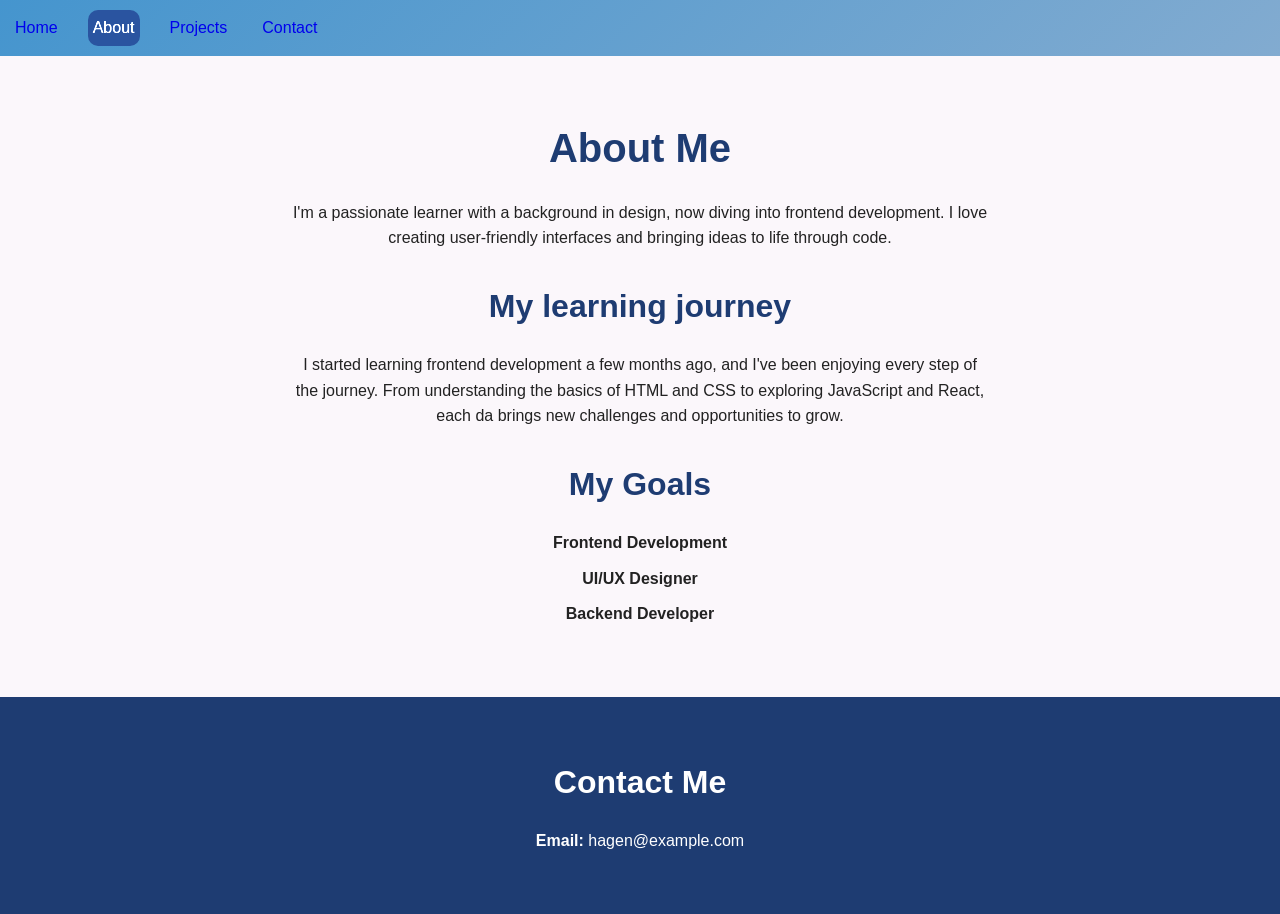
<file: pages/about.html>
<!DOCTYPE html>
<html lang="en">
<head>
  <meta charset="UTF-8">
  <meta name="viewport" content="width=device-width, initial-scale=1.0">
  <title>About Hagen</title>

  <link rel="stylesheet" href="../assets/styles/style.css">
</head>
<body>
  <nav class="nav--not-main-page">
    <ul>
      <li><a href="../index.html">Home</a></li>
      <li id="about-active"><a href="about.html">About</a></li>
      <li><a href="projects.html">Projects</a></li>
      <li><a href="contact.html">Contact</a></li>
    </ul>
  </nav>

  <section class="about-page">
    <h1>About Me</h1>
    <p>
      I'm a passionate learner with a background in 
      design, now diving into 
      frontend development. I love creating 
      user-friendly interfaces and 
      bringing ideas to life through code.
    </p>
    <h2>My learning journey</h2>
    <p>
      I started learning frontend development a few 
      months ago, and I've been 
      enjoying every step of the journey. From 
      understanding the basics of 
      HTML and CSS to exploring JavaScript and 
      React, each da brings new 
      challenges and opportunities to grow.
    </p>
    <h2>My Goals</h2>
    <ul>
      <li>Frontend Development</li>
      <li>UI/UX Designer</li>
      <li>Backend Developer</li>
    </ul>
  </section>
  
    <!-- contact section -->
  <section class="contact" id="contact">
    <h2>Contact Me</h2>
    <p><strong>Email:</strong> hagen@example.com</p>
  </section>
</body>
</html>
</file>
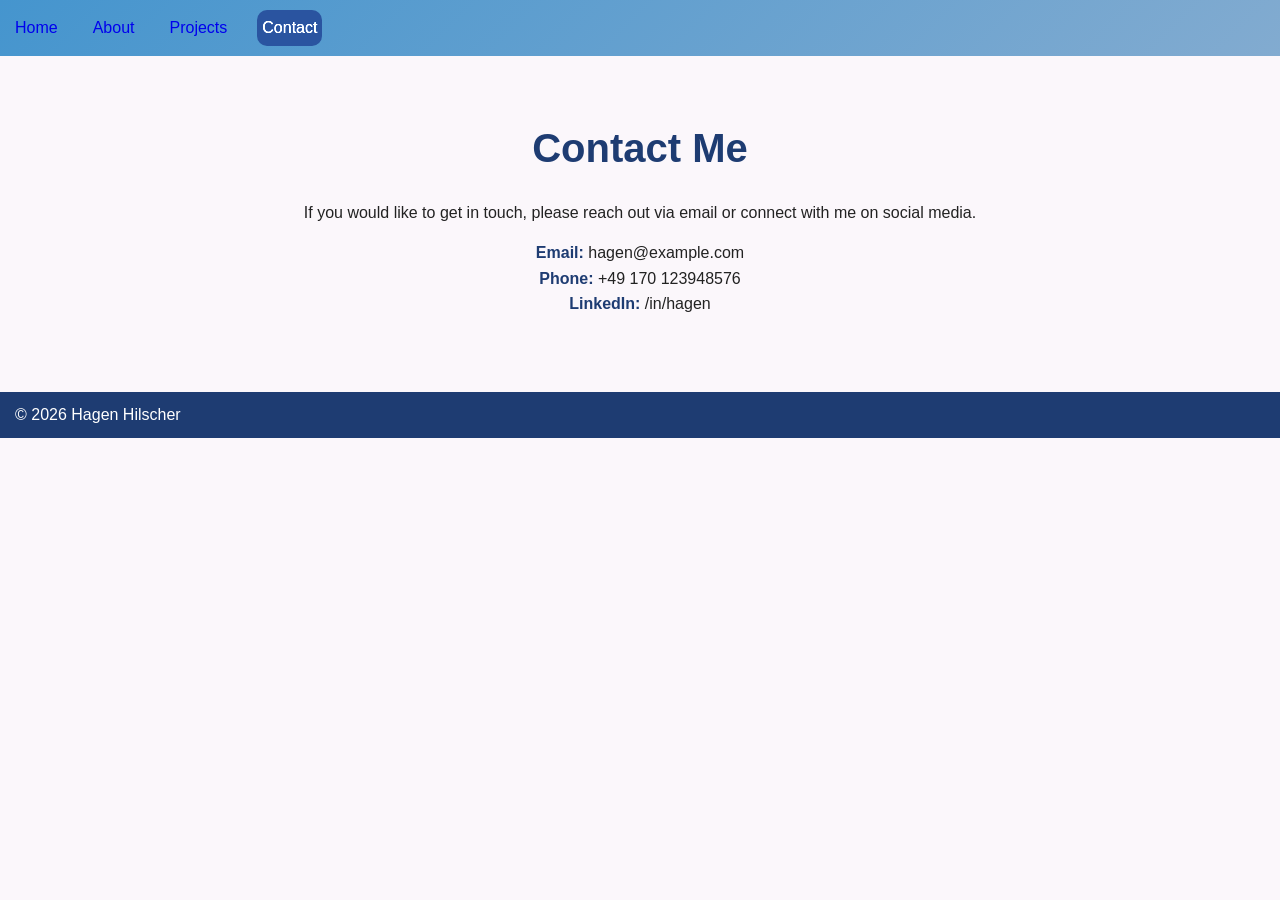
<file: pages/contact.html>
<!DOCTYPE html>
<html lang="en">
<head>
  <meta charset="UTF-8">
  <meta name="viewport" content="width=device-width, initial-scale=1.0">
  <title>Contact Hagen</title>
  <link rel="stylesheet" href="../assets/styles/style.css">
</head>
<body>
  <nav class="nav--not-main-page">
    <ul>
      <li><a href="../index.html">Home</a></li>
      <li><a href="about.html">About</a></li>
      <li><a href="projects.html">Projects</a></li>
      <li id="contact-active"><a href="contact.html">Contact</a></li>
    </ul>
  </nav>

  <section class="contact-page">
    <h1>Contact Me</h1>
    <p>
      If you would like to get in touch, please reach out
      via email or connect with me on social media.
    </p>
    <div class="contact-info">
      <p><strong>Email:</strong> hagen@example.com</p>
      <p><strong>Phone:</strong> +49 170 123948576</p>
      <p><strong>LinkedIn:</strong> <a href="https://www.linkedin.com/in/
        hagen" target="_blank"><a class="com">/in/hagen</a></p>
    </div>
  </section>
  
  <footer>
    <p>&copy; 2026 Hagen Hilscher</p>
  </footer>

      <!-- contact section -->
  <!-- <section class="contact" id="contact">
    <h2>Contact Me</h2>
    <p><strong>Email:</strong> hagen@example.com</p>
  </section> -->
</body>
</html>
</file>
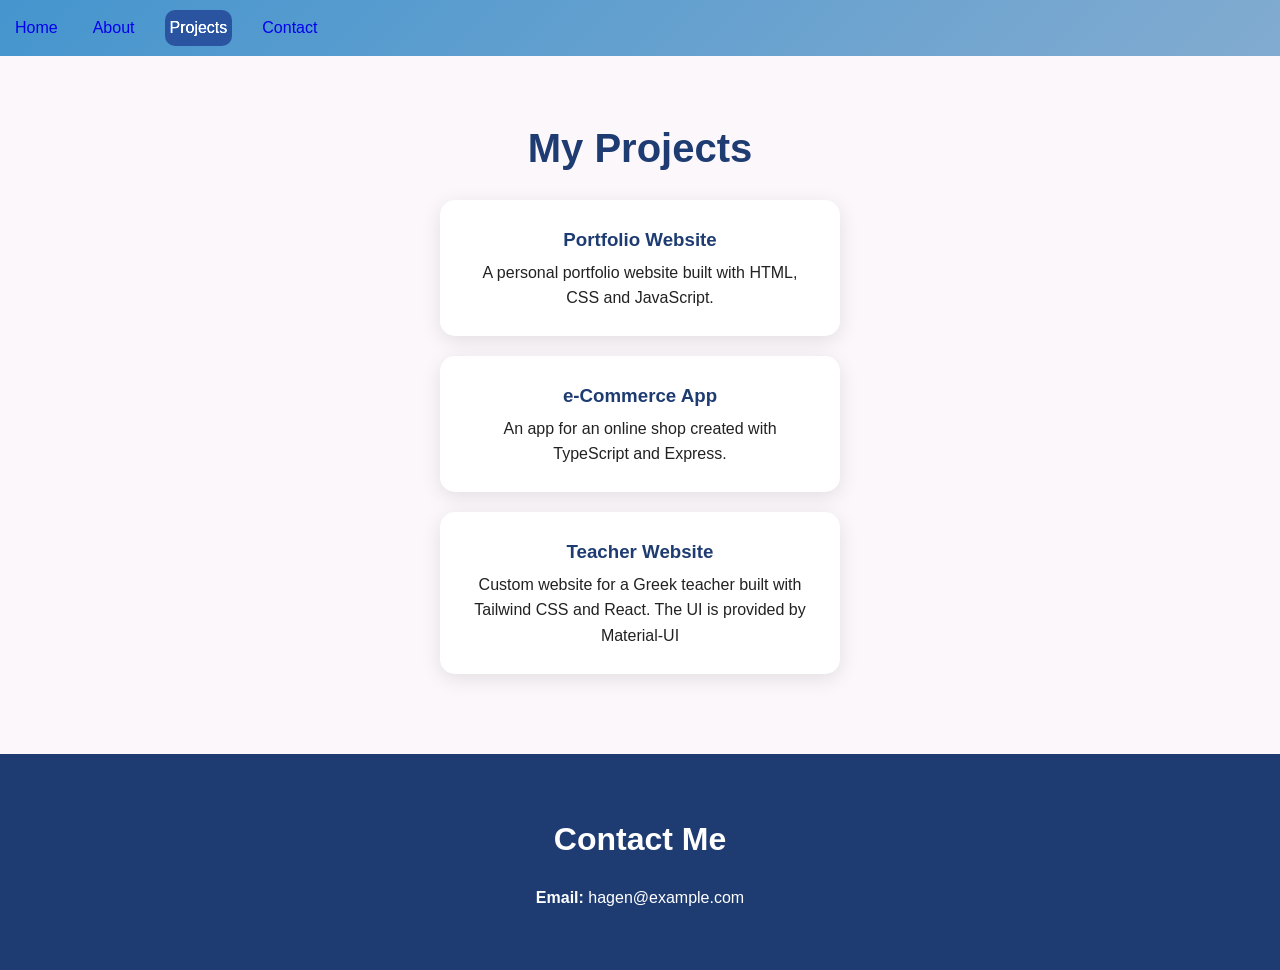
<file: pages/projects.html>
<!DOCTYPE html>
<html lang="en">
<head>
  <meta charset="UTF-8">
  <meta name="viewport" content="width=device-width, initial-scale=1.0">
  <title>Hagens Projects</title>
  <link rel="stylesheet" href="../assets/styles/style.css">
</head>
<body>
    <nav class="nav--not-main-page">
    <ul>
      <li><a href="../index.html">Home</a></li>
      <li><a href="about.html">About</a></li>
      <li id="projects-active"><a href="projects.html">Projects</a></li>
      <li><a href="contact.html">Contact</a></li>
    </ul>
  </nav>
  
   <section class="project-page">
    <h1>My Projects</h1>
    <div class="project-card">
      <h3>Portfolio Website</h3>
      <p>A personal portfolio website built with HTML, CSS and JavaScript.</p>
    </div>

    <div class="project-card">
      <h3>e-Commerce App</h3>
      <p>An app for an online shop created with TypeScript and Express.</p>
    </div>

    <div class="project-card">
      <h3>Teacher Website</h3>
      <p>Custom website for a Greek teacher built with Tailwind CSS and React. The UI is provided by Material-UI</p>
    </div>
  </section>

    <!-- contact section -->
  <section class="contact" id="contact">
    <h2>Contact Me</h2>
    <p><strong>Email:</strong> hagen@example.com</p>
  </section>
</body>
</html>
</file>
<file: assets/styles/style.css>
* {
  margin: 0;
  padding: 0;
  box-sizing: border-box;
}

/* scroll effect for navigation */
html {
  scroll-behavior: smooth;
}

body {
  font-family: Arial, Helvetica, sans-serif;
  /* background-color: #ccdff8; */
  background-color: #fbf7fb;
  color: #222;
  line-height: 1.6;
}

header {
  background: linear-gradient(135deg, #4595ce, #82abd0);
  color: #fff;
  padding: 30px 10%;
}

nav {
  display: block;
  align-items: center;
}

.nav--not-main-page {
    background: linear-gradient(135deg, #4595ce, #82abd0);
    padding: 10px;
}

nav ul {
  display: flex;
  gap: 25px; /* 20px before */
  list-style: none;
}

nav li { 
  cursor: pointer;
  padding: 5px;
}

nav li:hover {
  background: white;
  filter: brightness(0.85);
  border-radius: 10px;
}

nav li:active {
  background: #1e3c72;
  filter: brightness(1.4);
}

a:link {
  text-decoration: none;
}

a:visited{
  color: #1e3c72;
}

a:active {
  color: white;
}
/*! Why did :target did not work and 
/*!instead just the id was enough?  */
/* #about-active:target,
#projects-active:target,
#contact-active:target {
  background: #1e3c72;
  filter: brightness(1.4);
} */

#about-active,
#projects-active,
#contact-active {
  background: #1e3c72;
  filter: brightness(1.4);
  border-radius: 10px;
}

#about-active > a,
#projects-active > a,
#contact-active > a {
  color: white;
}

.hero {
  text-align: center;
  padding: 200px 0;
}

.hero h1{
  font-size: 48px;
  margin-bottom: 15px;
}

.hero p {
  font-size: 18px;
  max-width: 600px;
  margin: 0 auto 25px;
}

button{
  padding: 12px 25px;
  border: none;
  border-radius: 25px;
  /* background-color: #3feca4; */
  background: white;
  color: #1e3c72;
  font-weight: bold;
  cursor: pointer;
  transition: 0.3s;
}

button:hover {
   background: #1e3c72;
   /* filter: brightness(1.3.); */
  color: white;
  transform: scale(1.05);
}

section {
  padding: 60px 10%;
  text-align: center;
}

section h2{
  font-size: 32px;
  margin-bottom: 20px;
  color: #1e3c72;
}

.about p{
  max-width: 700px;
  margin: auto;
}

.skill-boxes {
  display: flex;
  justify-content: center;
  gap: 20px;
  flex-wrap: nowrap;
  flex-wrap: wrap;
}

.skill-boxes div, 
.project-card{
  background: white;
  padding: 25px;
  border-radius: 15px; /* before 10px */
  box-shadow: 0 5px 20px rgba(0, 0, 0, 0.1); /* before 0 5px 10px */
}

.project-card {
  max-width: 400px;
  margin: 20px auto; /*added 20px*/
}

.contact,
footer{
  background: #1e3c72;
  color: white;
}

.contact h2 {
  color: white;
}

/* image design */
.hero img {
  width: 240px;
  height: 240px;
  border-radius: 50%;
  object-fit: cover;
  margin-bottom: 20px;
  border: 3px solid white;
}

.about-page, 
.project-page,
.contact-page {
  padding: 60px 10%;
  text-align: center;
}

.about-page h1,
.project-page h1,
.contact-page h1 {
  font-size: 40px;
  margin-bottom: 20px;
  color: #1e3c72;
}

.about-page h2{
  margin-top: 30px;
  color: #1e3c72;
}

.about-page p {
  max-width: 700px;
  margin: 15px auto;
}

.about-page ul {
  list-style: none;
  padding: 0;
}

.about-page ul li {
  margin: 10px 0;
  font-weight: bold;
}

.project-page h3 {
  color: #1e3c72;
  margin-bottom: 5px;
}

.contact-page p{
  max-width: 700px;
  margin: auto;
}

.contact-page strong {
  color: #1e3c72;
}
.contact-info {
  padding: 10px 0;
  margin: 5px;
}

footer {
  padding: 10px 15px;
}
</file>
